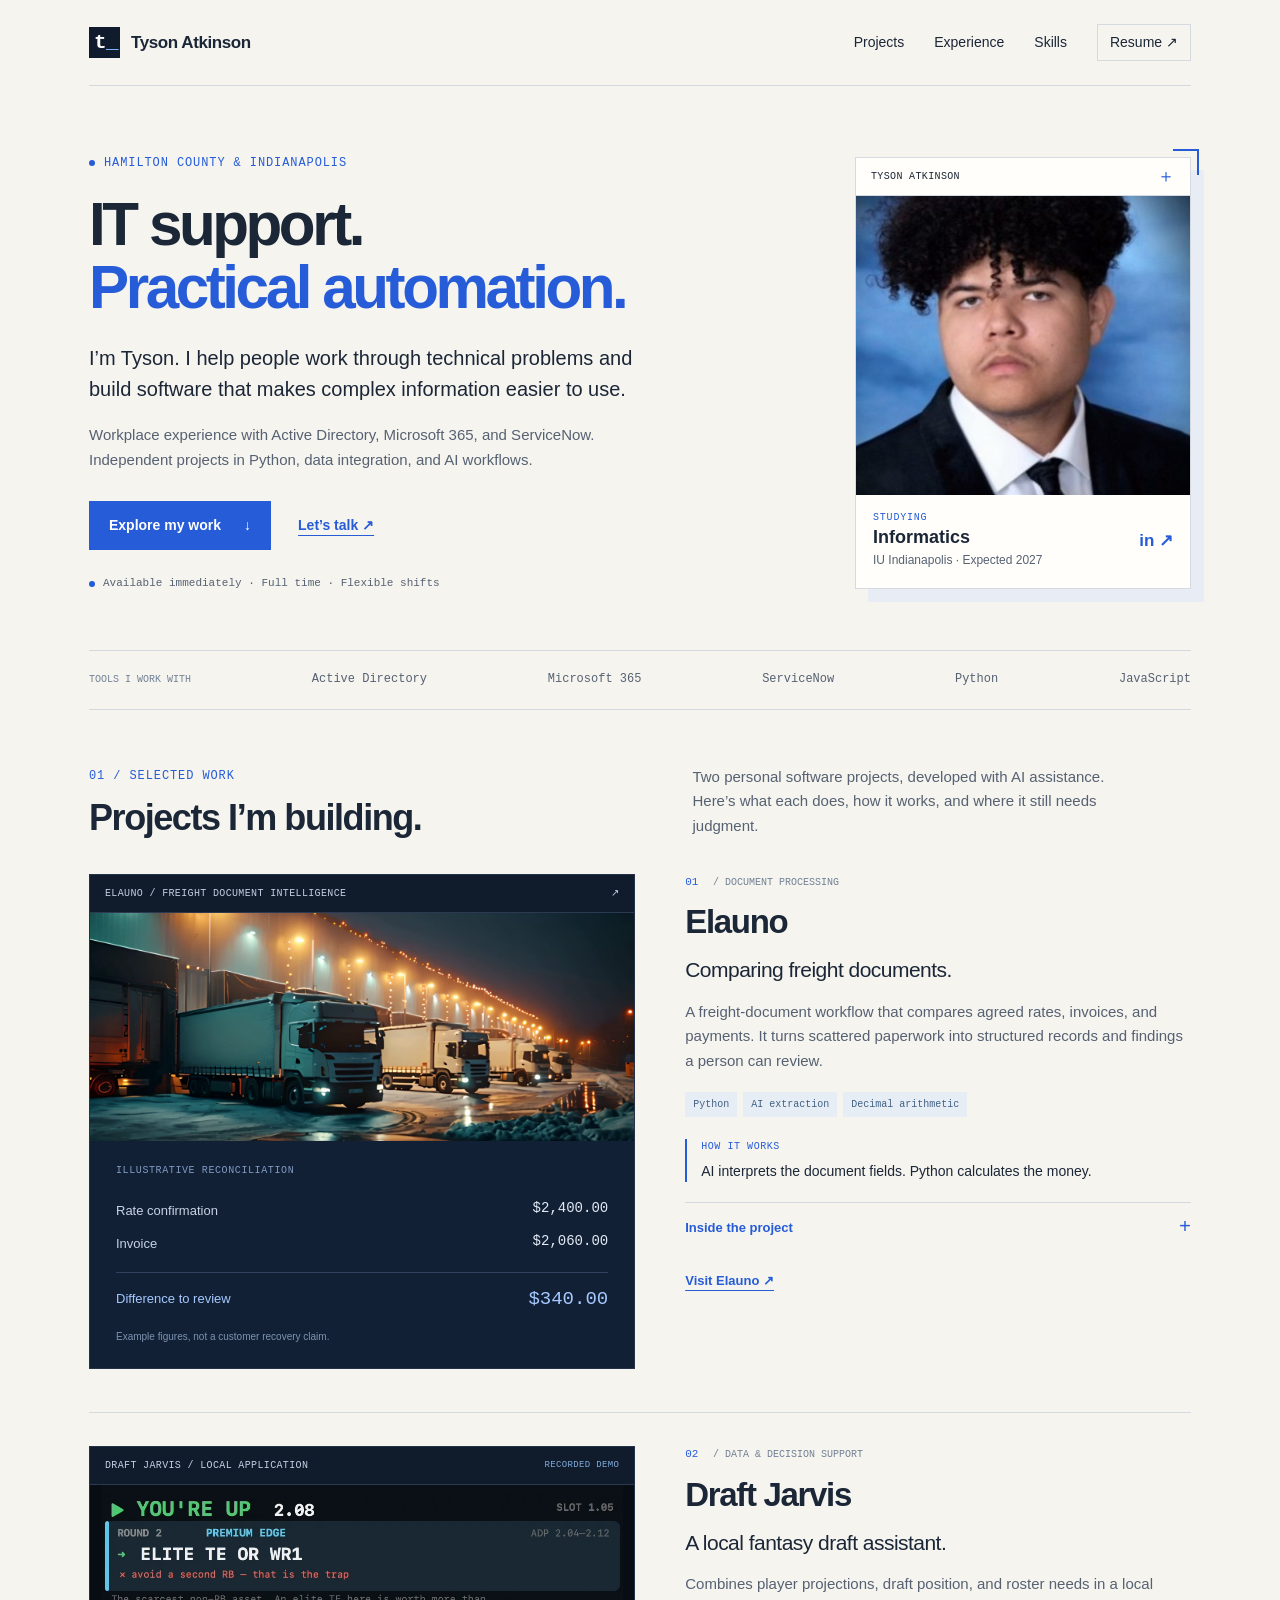
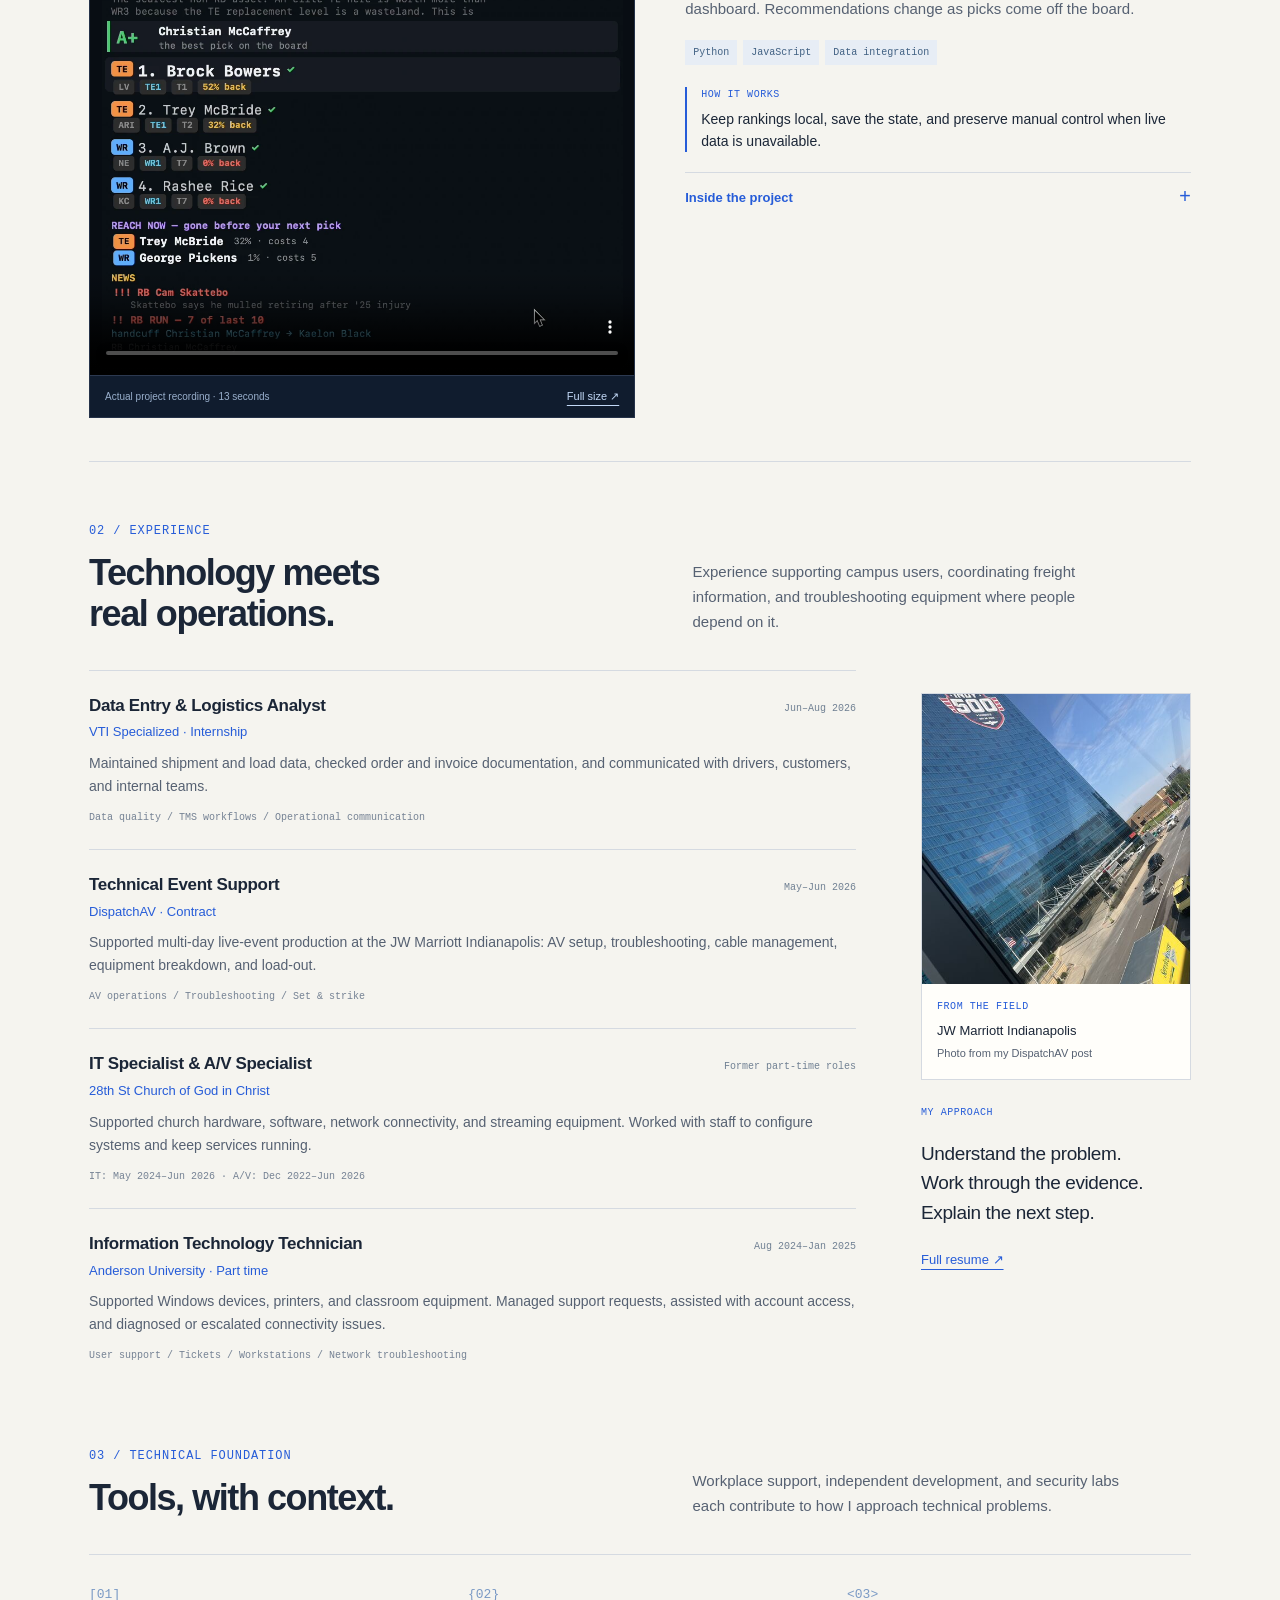
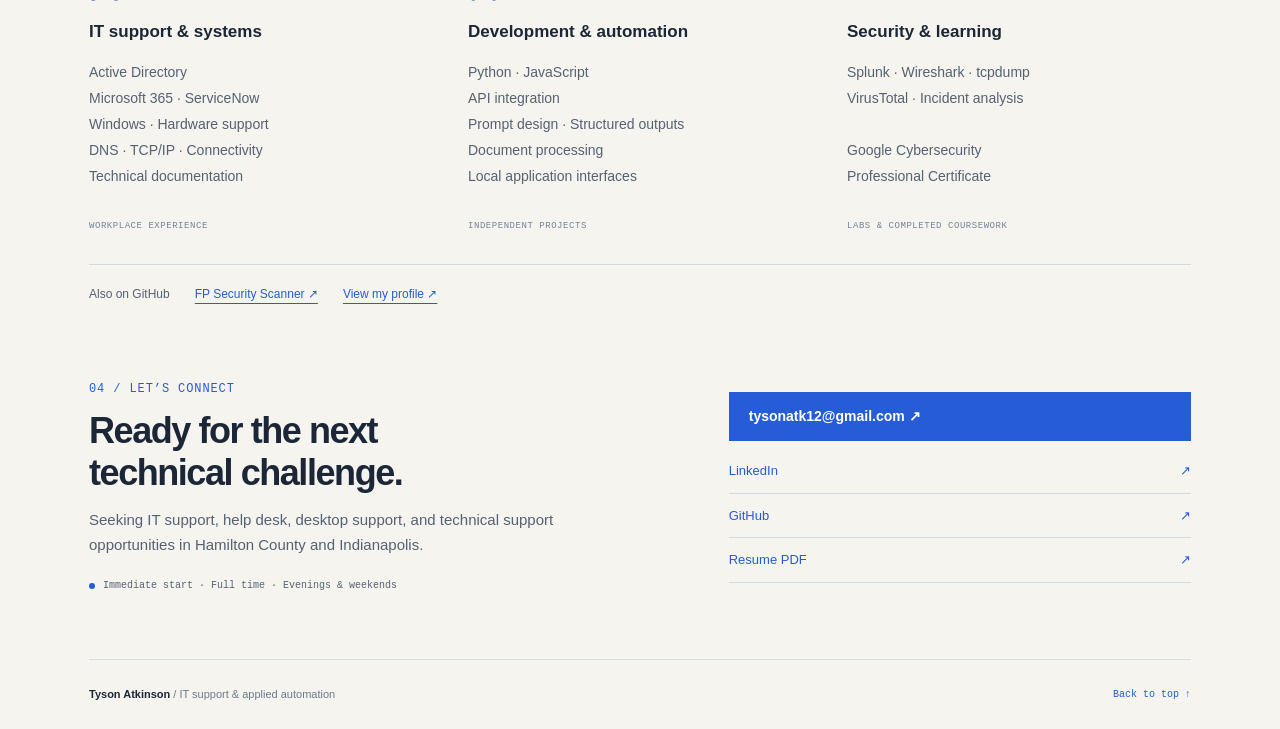
<file: index.html>
<!doctype html>
<html lang="en">
<head>
<meta charset="utf-8"><meta name="viewport" content="width=device-width,initial-scale=1">
<title>Tyson Atkinson — IT Support & Applied Automation</title>
<meta name="description" content="IT support, practical automation, and Informatics. Explore Tyson Atkinson's work with Elauno and Draft Jarvis, alongside university and operational experience.">
<link rel="icon" href="assets/favicon.svg" type="image/svg+xml">
<link rel="stylesheet" href="style.css">
</head>
<body>
<a class="skip" href="#main">Skip to content</a>
<div class="wrap">
<nav aria-label="Main navigation"><a class="brand" href="#main"><span class="brand-mark" aria-hidden="true">t<span>_</span></span>Tyson Atkinson</a><div class="nav-links"><a href="#work">Projects</a><a href="#experience">Experience</a><a href="#skills">Skills</a><a class="nav-resume" href="ResumeTyson.pdf" target="_blank" rel="noopener">Resume <span aria-hidden="true">↗</span></a></div></nav>
<main id="main">
<header class="hero">
<div class="hero-copy"><div class="eyebrow"><span class="status-dot"></span> Hamilton County & Indianapolis</div><h1>IT support.<br><span>Practical automation.</span></h1><p class="intro">I’m Tyson. I help people work through technical problems and build software that makes complex information easier to use.</p><p class="hero-detail">Workplace experience with Active Directory, Microsoft 365, and ServiceNow. Independent projects in Python, data integration, and AI workflows.</p><div class="actions"><a class="button" href="#work">Explore my work <span aria-hidden="true">↓</span></a><a class="text-link" href="mailto:tysonatk12@gmail.com">Let’s talk <span aria-hidden="true">↗</span></a></div><div class="availability"><span class="status-dot"></span> Available immediately · Full time · Flexible shifts</div></div>
<aside class="profile-card"><div class="window-label"><span>TYSON ATKINSON</span><span class="crosshair" aria-hidden="true">＋</span></div><div class="portrait"><img src="assets/tyson-portrait.jpg" width="800" height="800" alt="Tyson Atkinson wearing a suit and tie" fetchpriority="high"></div><div class="profile-meta"><div><span class="meta-label">STUDYING</span><strong>Informatics</strong><span>IU Indianapolis · Expected 2027</span></div><a href="https://www.linkedin.com/in/tysonatkinson/" aria-label="Tyson Atkinson on LinkedIn">in ↗</a></div></aside>
</header>
<div class="tools-strip" aria-label="Selected workplace and project tools"><span class="strip-label">TOOLS I WORK WITH</span><span>Active Directory</span><span>Microsoft 365</span><span>ServiceNow</span><span>Python</span><span>JavaScript</span></div>
<section id="work"><div class="section-heading"><div><div class="eyebrow">01 / Selected work</div><h2>Projects I’m building.</h2></div><p>Two personal software projects, developed with AI assistance. Here’s what each does, how it works, and where it still needs judgment.</p></div>
<article class="project featured" id="elauno"><div class="project-media elauno-media"><div class="window-label dark"><span>ELAUNO / FREIGHT DOCUMENT INTELLIGENCE</span><span aria-hidden="true">↗</span></div><img class="freight-image" src="assets/elauno-freight.webp" width="1400" height="788" alt="Trucks outside a warehouse at night, from Elauno’s existing brand visual" loading="lazy"><div class="reconciliation"><div class="demo-label">ILLUSTRATIVE RECONCILIATION</div><div class="amount-row"><span>Rate confirmation</span><strong>$2,400.00</strong></div><div class="amount-row"><span>Invoice</span><strong>$2,060.00</strong></div><div class="amount-row result"><span>Difference to review</span><strong>$340.00</strong></div><p>Example figures, not a customer recovery claim.</p></div></div>
<div class="project-copy"><div class="project-index">01 <span>/ DOCUMENT PROCESSING</span></div><h3>Elauno</h3><p class="project-lead">Comparing freight documents.</p><p>A freight-document workflow that compares agreed rates, invoices, and payments. It turns scattered paperwork into structured records and findings a person can review.</p><div class="tags"><span>Python</span><span>AI extraction</span><span>Decimal arithmetic</span></div><div class="technical-decision"><span class="tiny-label">HOW IT WORKS</span><p>AI interprets the document fields. Python calculates the money.</p></div><details><summary>Inside the project <span aria-hidden="true">+</span></summary><div class="case-body"><h4>Inputs that need different treatment</h4><p>Text PDFs use text extraction. Scanned PDFs and images take a vision path. Missing or uncertain fields remain visible for review.</p><h4>Structured output, traceable findings</h4><p>The workflow separates document interpretation, reconciliation, discrepancy records, and review controls. Findings need to be checked against their source evidence.</p><h4>Engineering focus</h4><p>Document processing, API integration, workflow design, and choosing where deterministic logic belongs in an AI application.</p></div></details><a class="project-link" href="https://elauno.io" target="_blank" rel="noopener">Visit Elauno <span aria-hidden="true">↗</span></a></div></article>
<article class="project" id="draft-jarvis"><div class="project-media draft-media"><div class="window-label dark"><span>DRAFT JARVIS / LOCAL APPLICATION</span><span class="tiny-light">RECORDED DEMO</span></div><video controls playsinline preload="none" poster="assets/draft-jarvis.webp" aria-label="Recorded Draft Jarvis dashboard demonstration"><source src="assets/draft-jarvis-demo.mp4" type="video/mp4"><p><a href="assets/draft-jarvis-demo.mp4">Watch the Draft Jarvis recording</a></p></video><div class="media-footer"><span>Actual project recording · 13 seconds</span><a href="assets/draft-jarvis-demo.mp4" target="_blank" rel="noopener">Full size ↗</a></div></div><div class="project-copy"><div class="project-index">02 <span>/ DATA & DECISION SUPPORT</span></div><h3>Draft Jarvis</h3><p class="project-lead">A local fantasy draft assistant.</p><p>Combines player projections, draft position, and roster needs in a local dashboard. Recommendations change as picks come off the board.</p><div class="tags"><span>Python</span><span>JavaScript</span><span>Data integration</span></div><div class="technical-decision"><span class="tiny-label">HOW IT WORKS</span><p>Keep rankings local, save the state, and preserve manual control when live data is unavailable.</p></div><details><summary>Inside the project <span aria-hidden="true">+</span></summary><div class="case-body"><h4>Data into decisions</h4><p>The project combines projection sources and ranking logic with read-only live pick synchronization where accessible. The dashboard uses browser storage and supports undo.</p><h4>Handling unavailable data</h4><p>Manual entry keeps the board usable when the live reader cannot connect. Projection and survival estimates depend on assumptions; they are decision aids, not guaranteed outcomes.</p><h4>Engineering focus</h4><p>State management, fallback behavior, data integration, and interface design for time-sensitive decisions.</p></div></details></div></article>
</section>
<section id="experience"><div class="section-heading"><div><div class="eyebrow">02 / Experience</div><h2>Technology meets<br>real operations.</h2></div><p>Experience supporting campus users, coordinating freight information, and troubleshooting equipment where people depend on it.</p></div><div class="experience-layout"><div class="timeline">
<article class="job"><div class="job-top"><h3>Data Entry & Logistics Analyst</h3><span>Jun–Aug 2026</span></div><div class="organization">VTI Specialized · Internship</div><p>Maintained shipment and load data, checked order and invoice documentation, and communicated with drivers, customers, and internal teams.</p><div class="job-skills">Data quality / TMS workflows / Operational communication</div></article>
<article class="job"><div class="job-top"><h3>Technical Event Support</h3><span>May–Jun 2026</span></div><div class="organization">DispatchAV · Contract</div><p>Supported multi-day live-event production at the JW Marriott Indianapolis: AV setup, troubleshooting, cable management, equipment breakdown, and load-out.</p><div class="job-skills">AV operations / Troubleshooting / Set & strike</div></article>
<article class="job"><div class="job-top"><h3>IT Specialist & A/V Specialist</h3><span>Former part-time roles</span></div><div class="organization">28th St Church of God in Christ</div><p>Supported church hardware, software, network connectivity, and streaming equipment. Worked with staff to configure systems and keep services running.</p><div class="job-dates">IT: May 2024–Jun 2026 · A/V: Dec 2022–Jun 2026</div></article>
<article class="job"><div class="job-top"><h3>Information Technology Technician</h3><span>Aug 2024–Jan 2025</span></div><div class="organization">Anderson University · Part time</div><p>Supported Windows devices, printers, and classroom equipment. Managed support requests, assisted with account access, and diagnosed or escalated connectivity issues.</p><div class="job-skills">User support / Tickets / Workstations / Network troubleshooting</div></article>
</div><aside class="experience-aside"><figure class="event-photo"><img src="assets/dispatchav-event.jpg" alt="JW Marriott Indianapolis photographed during Tyson’s DispatchAV event assignment" width="480" height="640" loading="lazy"><figcaption><span class="tiny-label">FROM THE FIELD</span>JW Marriott Indianapolis<br><span>Photo from my DispatchAV post</span></figcaption></figure><div class="support-note"><span class="tiny-label">MY APPROACH</span><p>Understand the problem.<br>Work through the evidence.<br>Explain the next step.</p><a href="ResumeTyson.pdf" target="_blank" rel="noopener">Full resume ↗</a></div></aside></div></section>
<section id="skills"><div class="section-heading"><div><div class="eyebrow">03 / Technical foundation</div><h2>Tools, with context.</h2></div><p>Workplace support, independent development, and security labs each contribute to how I approach technical problems.</p></div><div class="skills-grid"><article><span class="skill-symbol" aria-hidden="true">[01]</span><h3>IT support & systems</h3><p>Active Directory<br>Microsoft 365 · ServiceNow<br>Windows · Hardware support<br>DNS · TCP/IP · Connectivity<br>Technical documentation</p><span class="skill-context">WORKPLACE EXPERIENCE</span></article><article><span class="skill-symbol" aria-hidden="true">{02}</span><h3>Development & automation</h3><p>Python · JavaScript<br>API integration<br>Prompt design · Structured outputs<br>Document processing<br>Local application interfaces</p><span class="skill-context">INDEPENDENT PROJECTS</span></article><article><span class="skill-symbol" aria-hidden="true">&lt;03&gt;</span><h3>Security & learning</h3><p>Splunk · Wireshark · tcpdump<br>VirusTotal · Incident analysis<br><br>Google Cybersecurity<br>Professional Certificate</p><span class="skill-context">LABS & COMPLETED COURSEWORK</span></article></div><div class="github-note"><span>Also on GitHub</span><a href="https://github.com/Tysonatk12/FP-Security-Scanner" target="_blank" rel="noopener">FP Security Scanner ↗</a><a href="https://github.com/Tysonatk12" target="_blank" rel="noopener">View my profile ↗</a></div></section>
<section class="contact" id="contact"><div><div class="eyebrow">04 / Let’s connect</div><h2>Ready for the next<br>technical challenge.</h2><p>Seeking IT support, help desk, desktop support, and technical support opportunities in Hamilton County and Indianapolis.</p><div class="contact-availability"><span class="status-dot"></span> Immediate start · Full time · Evenings & weekends</div></div><div class="contact-links"><a class="button" href="mailto:tysonatk12@gmail.com">tysonatk12@gmail.com ↗</a><a href="https://www.linkedin.com/in/tysonatkinson/" target="_blank" rel="noopener">LinkedIn <span>↗</span></a><a href="https://github.com/Tysonatk12" target="_blank" rel="noopener">GitHub <span>↗</span></a><a href="ResumeTyson.pdf" target="_blank" rel="noopener">Resume PDF <span>↗</span></a></div></section>
</main><footer><span><b>Tyson Atkinson</b> / IT support & applied automation</span><a href="#main">Back to top ↑</a></footer></div>
</body></html>
</file>
<file: style.css>
:root{--paper:#f5f4ef;--white:#fffefa;--ink:#1b2637;--muted:#566172;--accent:#265cd8;--line:#d5dae1;--navy:#101c2e;--mono:ui-monospace,SFMono-Regular,Consolas,monospace}*{box-sizing:border-box}html{scroll-behavior:smooth;scroll-padding-top:28px}body{margin:0;background:var(--paper);color:var(--ink);font:16px/1.65 -apple-system,BlinkMacSystemFont,"Segoe UI",sans-serif}a{color:var(--accent);text-underline-offset:5px}a:hover{text-decoration-thickness:2px}a:focus-visible,summary:focus-visible,video:focus-visible{outline:3px solid #bd6716;outline-offset:5px}.wrap{max-width:1190px;margin:auto;padding:0 44px}.skip{position:absolute;left:20px;top:-70px;background:white;padding:8px;z-index:50}.skip:focus{top:8px}.review-note{display:flex;align-items:center;justify-content:center;gap:9px;padding:7px 20px;font:11px/1.5 var(--mono);background:#e8edf4;color:#596575}.note-separator{color:#9aabba;margin:0 3px}.status-dot{display:inline-block;flex:none;width:6px;height:6px;border-radius:50%;background:var(--accent)}nav{display:flex;justify-content:space-between;align-items:center;gap:30px;padding:24px 0;border-bottom:1px solid var(--line)}nav a{text-decoration:none;color:var(--ink);font-size:14px}.brand{display:flex;gap:11px;align-items:center;font-size:17px;font-weight:700;letter-spacing:-.025em}.brand-mark{width:31px;height:31px;display:grid;grid-template-columns:12px 9px;align-content:center;justify-content:center;background:var(--navy);color:white;font:700 21px var(--mono)}.brand-mark span{color:#7ab7ff}.nav-links{display:flex;align-items:center;gap:30px}.nav-resume{border:1px solid var(--line);padding:6px 12px}.hero{display:grid;grid-template-columns:minmax(0,1.5fr) minmax(260px,.74fr);gap:85px;padding:68px 0 58px;align-items:center}.eyebrow{display:flex;align-items:center;gap:9px;font:500 12px/1.5 var(--mono);text-transform:uppercase;letter-spacing:.075em;color:var(--accent)}h1{font-size:clamp(45px,4.7vw,65px);line-height:1.04;letter-spacing:-.057em;font-weight:650;margin:22px 0 24px}h1 span{color:var(--accent)}.intro{font-size:20px;line-height:1.55;max-width:590px;margin:0 0 18px}.hero-detail{font-size:15px;color:var(--muted);max-width:560px;margin:0}.actions{display:flex;align-items:center;gap:27px;flex-wrap:wrap;margin-top:28px}.button{display:inline-flex;align-items:center;justify-content:space-between;gap:23px;background:var(--accent);color:white;text-decoration:none;font-size:14px;font-weight:650;padding:12px 19px;border:1px solid var(--accent);transition:background .15s}.button:hover{background:#1643b0}.text-link{font-weight:600;font-size:14px}.availability{display:flex;align-items:center;gap:8px;font:11px/1.6 var(--mono);color:var(--muted);margin-top:25px}.profile-card{background:var(--white);border:1px solid var(--line);position:relative;box-shadow:13px 13px 0 #e8edf5}.profile-card:before{content:'';position:absolute;top:-9px;right:-9px;width:24px;height:24px;border-top:2px solid var(--accent);border-right:2px solid var(--accent)}.window-label{display:flex;justify-content:space-between;align-items:center;padding:11px 15px;gap:10px;font:10px/1.5 var(--mono);letter-spacing:.035em;border-bottom:1px solid var(--line)}.crosshair{font-size:18px;line-height:12px;color:var(--accent)}.portrait{aspect-ratio:1.12;overflow:hidden;background:#c7d9f0}.portrait img{width:100%;height:100%;object-fit:cover;object-position:center 40%;display:block}.profile-meta{display:flex;justify-content:space-between;gap:12px;padding:17px}.profile-meta div{display:flex;flex-direction:column;font-size:12px;color:var(--muted)}.profile-meta strong{color:var(--ink);font-size:18px;line-height:1.6;font-weight:650}.meta-label{font:10px var(--mono);letter-spacing:.08em;color:var(--accent)}.profile-meta a{align-self:center;font-size:17px;text-decoration:none;font-weight:700}.tools-strip{display:flex;justify-content:space-between;gap:19px;flex-wrap:wrap;border-top:1px solid var(--line);border-bottom:1px solid var(--line);padding:19px 0;font:12px/1.6 var(--mono);color:var(--muted)}.tools-strip .strip-label{font-size:10px;color:#728196;align-self:center}section{padding:55px 0 5px}.section-heading{display:grid;grid-template-columns:1.05fr 1fr;gap:80px;margin-bottom:35px;align-items:end}h2{font-size:36px;line-height:1.15;letter-spacing:-.04em;font-weight:600;margin:12px 0 0}.section-heading>p{margin:0;color:var(--muted);font-size:15px;max-width:430px}.project{display:grid;grid-template-columns:1.08fr 1fr;align-items:start;gap:50px;padding:33px 0 43px;border-bottom:1px solid var(--line)}.project.featured{padding-top:0}.project-media{background:var(--navy);border:1px solid #253249;min-width:0;overflow:hidden}.dark{color:#c2d0e4;border-bottom:1px solid #2c3950;background:#101b2c}.tiny-light{color:#81addf;font-size:9px}.freight-image{display:block;width:100%;height:228px;object-fit:cover}.reconciliation{margin:0;padding:23px 26px;background:#122036;background-image:linear-gradient(#1a2c4400,#112035)}.demo-label{font:10px/1.4 var(--mono);letter-spacing:.06em;color:#809ac2;margin-bottom:16px}.amount-row{display:flex;justify-content:space-between;gap:15px;color:#c7d3e5;padding:6px 0;font-size:13px}.amount-row strong{font:500 14px var(--mono);color:#e3eaf5}.amount-row.result{border-top:1px solid #31425e;margin-top:11px;padding-top:15px;color:#a5c8ff}.amount-row.result strong{color:#a5c8ff;font-size:19px}.reconciliation>p{font-size:10px;color:#7e93b0;margin:13px 0 0}.project-index{font:11px/1.5 var(--mono);color:var(--accent)}.project-index span{color:#728095;margin-left:8px;font-size:10px}.project h3{font-size:33px;line-height:1.15;letter-spacing:-.04em;margin:13px 0 14px;font-weight:650}.project-lead{font-size:21px!important;line-height:1.4!important;letter-spacing:-.025em;color:var(--ink)!important;margin:0 0 15px!important}.project-copy>p{font-size:15px;line-height:1.65;color:var(--muted);margin:0 0 18px}.tags{display:flex;flex-wrap:wrap;gap:6px;margin-bottom:22px}.tags span{font:10px/1.7 var(--mono);color:#416183;background:#e7edf5;padding:4px 8px}.technical-decision{padding:0 0 0 14px;border-left:2px solid var(--accent);margin-bottom:20px}.tiny-label{display:block;font:10px/1.5 var(--mono);letter-spacing:.055em;color:var(--accent)}.technical-decision p{font-size:14px;line-height:1.6;margin:6px 0 0}.project details{border-top:1px solid var(--line);margin:0 0 15px}summary{display:flex;align-items:center;justify-content:space-between;padding:13px 0;cursor:pointer;list-style:none;font-size:13px;font-weight:600;color:var(--accent)}summary::-webkit-details-marker{display:none}summary span{font:20px var(--mono)}details[open] summary span{transform:rotate(45deg)}.case-body{background:var(--white);padding:18px;border:1px solid var(--line)}.case-body h4{font-size:14px;margin:15px 0 5px}.case-body h4:first-child{margin-top:0}.case-body p{font-size:14px;color:var(--muted);margin:0}.project-link{font-size:13px;font-weight:600}.draft-media video{display:block;width:100%;max-height:490px;background:#080d13;object-fit:contain}.media-footer{display:flex;justify-content:space-between;gap:12px;align-items:center;color:#99afcc;padding:12px 15px;border-top:1px solid #2c3950;font-size:10px;line-height:1.5}.media-footer a{color:#c3d9f7;white-space:nowrap;font-size:11px}.iframe-stage{height:430px;overflow:hidden;position:relative}.iframe-stage iframe{position:absolute;width:1000px;height:860px;border:0;transform:scale(.51);transform-origin:top left;pointer-events:none}.experience-layout{display:grid;grid-template-columns:1fr 270px;gap:65px}.timeline{min-width:0}.job{padding:23px 0;border-top:1px solid var(--line)}.job-top{display:flex;justify-content:space-between;align-items:baseline;gap:18px}.job h3{font-size:17px;line-height:1.4;letter-spacing:-.02em;margin:0;font-weight:650}.job-top>span{color:#708093;font:10px/1.5 var(--mono);text-align:right;flex-shrink:0}.organization{color:var(--accent);font-size:13px;margin:4px 0 9px}.job p{font-size:14px;color:var(--muted);margin:0 0 11px}.job-skills,.job-dates{font:10px/1.7 var(--mono);color:#758294}.experience-aside{padding-top:23px}.event-photo{margin:0;background:var(--white);border:1px solid var(--line)}.event-photo img{width:100%;height:290px;object-fit:cover;display:block}.event-photo figcaption{padding:15px;font-size:13px;line-height:1.7}.event-photo .tiny-label{margin-bottom:6px}.event-photo figcaption>span:last-child{font-size:11px;color:var(--muted)}.support-note{padding:25px 0}.support-note p{font-size:19px;line-height:1.55;letter-spacing:-.02em}.support-note a{font-size:13px}.skills-grid{display:grid;grid-template-columns:repeat(3,1fr);gap:35px;border-top:1px solid var(--line);border-bottom:1px solid var(--line)}.skills-grid article{padding:25px 0 28px}.skill-symbol{color:#7999c5;font:13px var(--mono)}.skills-grid h3{font-size:17px;font-weight:650;margin:12px 0}.skills-grid p{font-size:14px;color:var(--muted);line-height:1.85;min-height:135px;margin-bottom:15px}.skill-context{font:9px/1.6 var(--mono);letter-spacing:.06em;color:#748298}.github-note{display:flex;flex-wrap:wrap;gap:25px;padding:20px 0;font-size:12px}.github-note>span{color:var(--muted)}.contact{display:grid;grid-template-columns:1.2fr 1fr;gap:85px;align-items:center;padding:50px 0 65px}.contact p{font-size:15px;max-width:510px;color:var(--muted)}.contact-availability{display:flex;align-items:center;gap:8px;font:10px/1.7 var(--mono);color:var(--muted);margin-top:20px}.contact-links{display:flex;flex-direction:column}.contact-links>a:not(.button){display:flex;justify-content:space-between;text-decoration:none;border-bottom:1px solid var(--line);padding:11px 0;font-size:13px}.contact-links .button{margin-bottom:8px}footer{display:flex;justify-content:space-between;align-items:center;gap:20px;border-top:1px solid var(--line);padding:25px 0;font-size:11px;color:#6c7a8c}footer b{color:var(--ink);font-weight:600}footer a{font:10px var(--mono);text-decoration:none}@media(max-width:950px){.hero{gap:45px;grid-template-columns:1.4fr .8fr}.wrap{padding:0 30px}.section-heading{gap:40px}.project{gap:30px}.experience-layout{gap:35px;grid-template-columns:1fr 220px}.job-top{display:block}.job-top>span{display:block;text-align:left;margin-top:4px}.iframe-stage iframe{transform:scale(.42)}.iframe-stage{height:370px}.contact{gap:45px}}@media(max-width:700px){.wrap{padding:0 22px}nav{padding:19px 0;align-items:flex-start;gap:17px;flex-wrap:wrap}.brand{font-size:16px}.nav-links{gap:20px;width:100%;justify-content:space-between}nav a{font-size:12px}.nav-resume{padding:3px 9px}.hero{grid-template-columns:1fr;gap:32px;padding:40px 0 35px}h1{font-size:49px;margin-top:18px;max-width:550px}.intro{font-size:19px}.hero-detail{font-size:14px}.profile-card{display:grid;grid-template-columns:110px 1fr;box-shadow:6px 6px 0 #e8edf5;max-width:none}.profile-card .window-label{grid-column:1/-1;padding:8px 11px}.portrait{aspect-ratio:1}.profile-meta{padding:15px;align-items:center}.profile-meta div{font-size:11px}.profile-meta strong{font-size:17px}.tools-strip{gap:12px 18px;padding:16px 0;font-size:11px}.tools-strip .strip-label{width:100%}.section-heading{grid-template-columns:1fr;gap:18px;margin-bottom:27px}section{padding-top:38px}h2{font-size:32px}.section-heading>p{font-size:14px}.project{grid-template-columns:1fr;gap:25px;padding:28px 0 32px}.project-media{order:2}.project-copy{order:1}.project-copy>p{font-size:14px}.project h3{font-size:30px}.project-lead{font-size:20px!important}.featured .freight-image{height:180px}.reconciliation{padding:20px}.draft-media video{max-height:460px}.iframe-stage{height:340px}.iframe-stage iframe{transform:scale(.45);height:760px}.experience-layout{grid-template-columns:1fr;gap:20px}.experience-aside{display:grid;grid-template-columns:1fr 1fr;gap:22px;padding-top:0}.event-photo img{height:195px}.event-photo figcaption{font-size:11px;padding:11px}.event-photo .tiny-label{font-size:9px}.support-note{padding-top:10px}.support-note p{font-size:17px}.skills-grid{grid-template-columns:1fr;gap:0}.skills-grid article{display:grid;grid-template-columns:25px 1fr;gap:4px 15px;border-bottom:1px solid var(--line);padding:20px 0}.skills-grid article:last-child{border-bottom:0}.skill-symbol{font-size:11px;margin-top:6px}.skills-grid h3{margin:0;font-size:16px}.skills-grid p{grid-column:2;min-height:0;margin:8px 0 12px}.skill-context{grid-column:2}.contact{grid-template-columns:1fr;gap:24px;padding-bottom:35px}footer{display:block;font-size:10px}footer a{display:inline-block;margin-top:12px}.review-note{font-size:9px}.availability{font-size:10px}}@media(max-width:390px){h1{font-size:44px}.iframe-stage iframe{transform:scale(.35);height:950px}.experience-aside{gap:15px}.support-note p{font-size:16px}.nav-links{gap:12px}}@media(prefers-reduced-motion:reduce){html{scroll-behavior:auto}*{transition:none!important}}@media print{.review-note,nav,.profile-card,.project-media,.actions,.contact-links{display:none}.wrap{padding:0}.hero,.section-heading,.project,.experience-layout,.contact{display:block}.hero{padding:20px 0}section{break-inside:avoid}.case-body{display:block}body{background:white}.experience-aside{display:none}}
</file>
